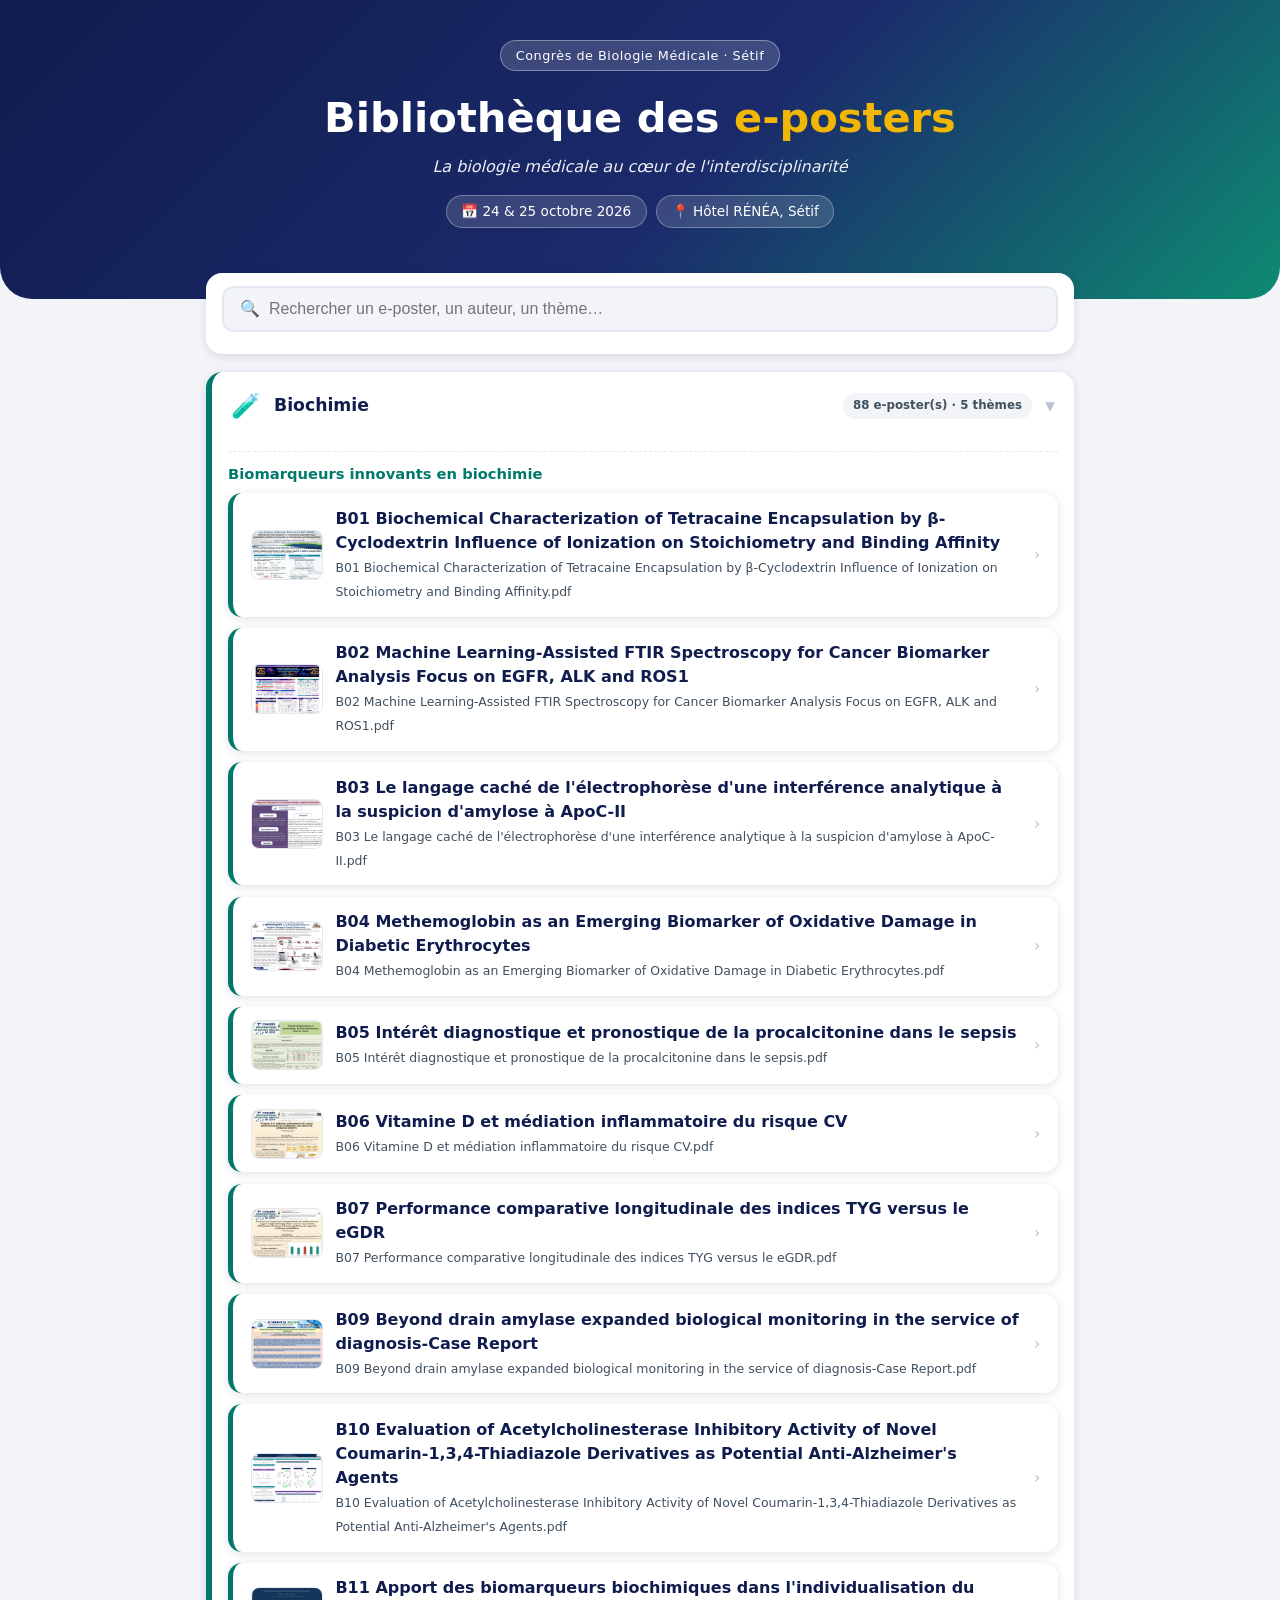
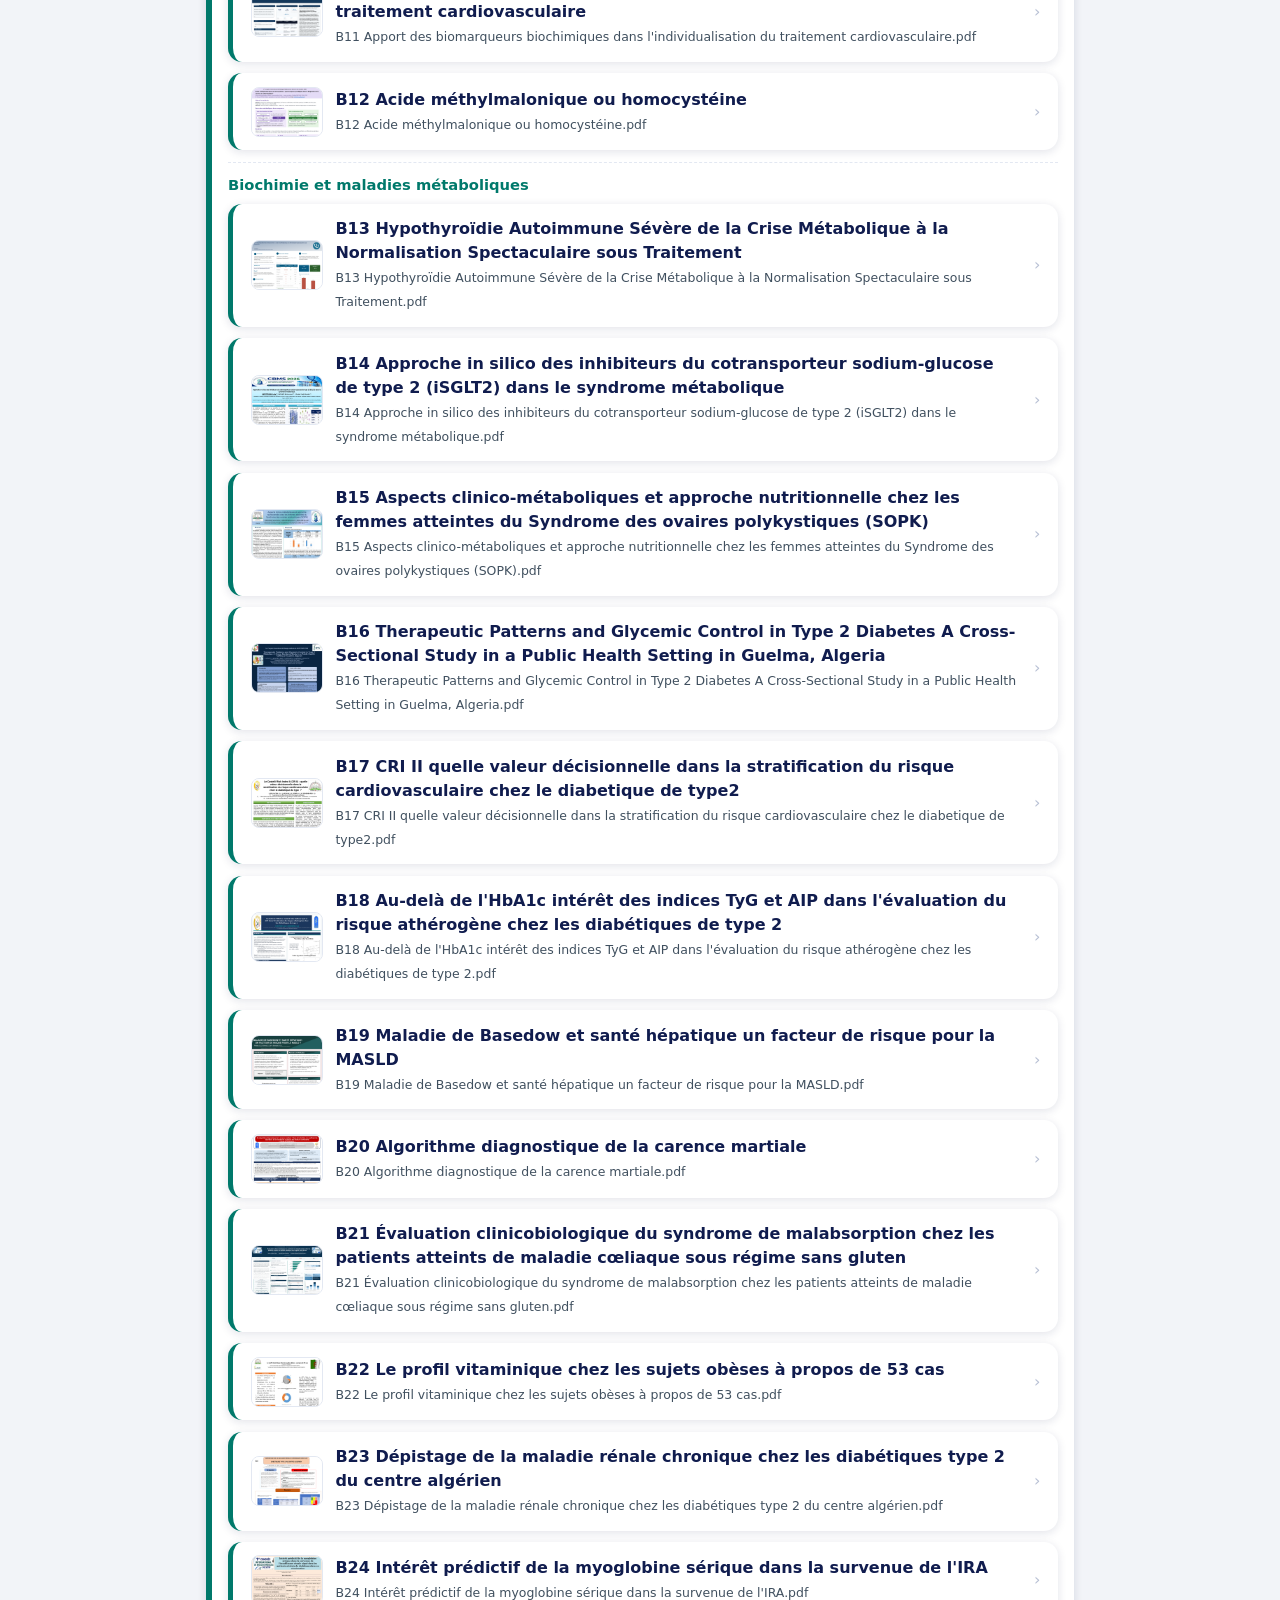
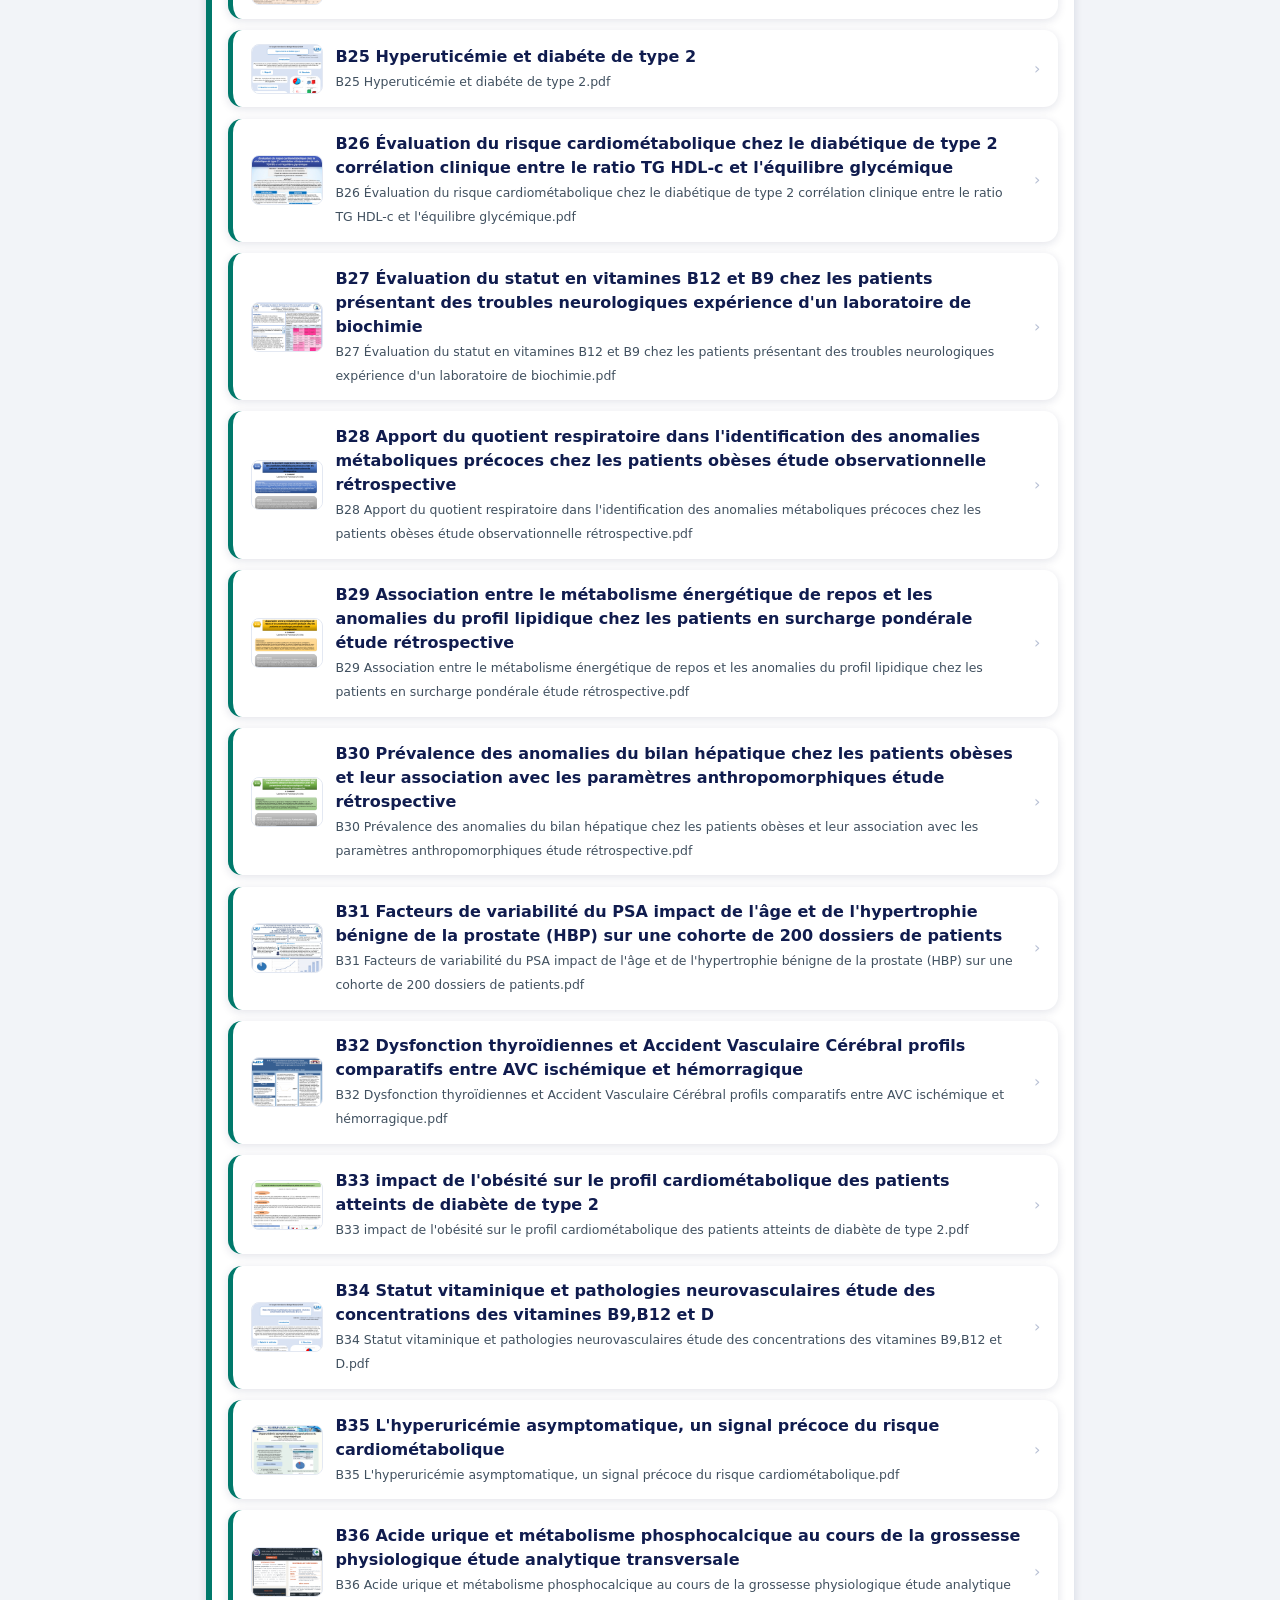
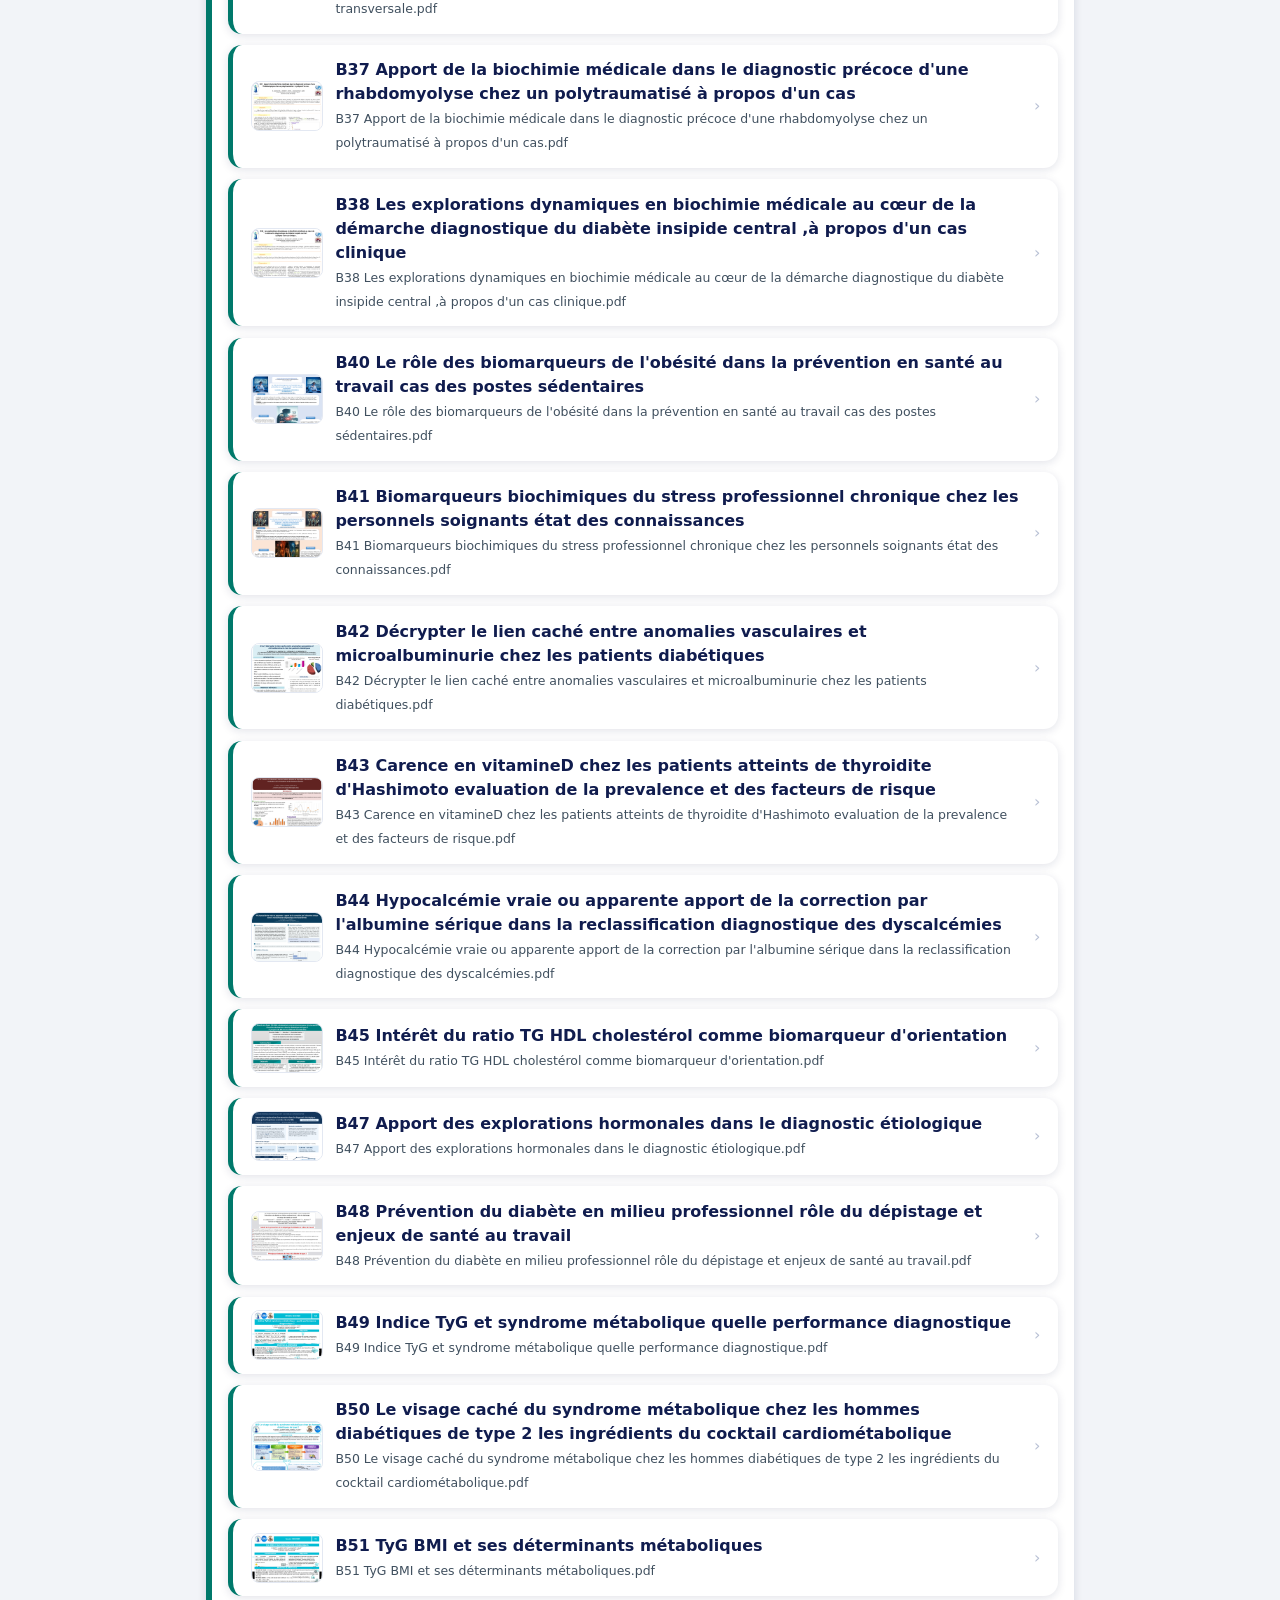
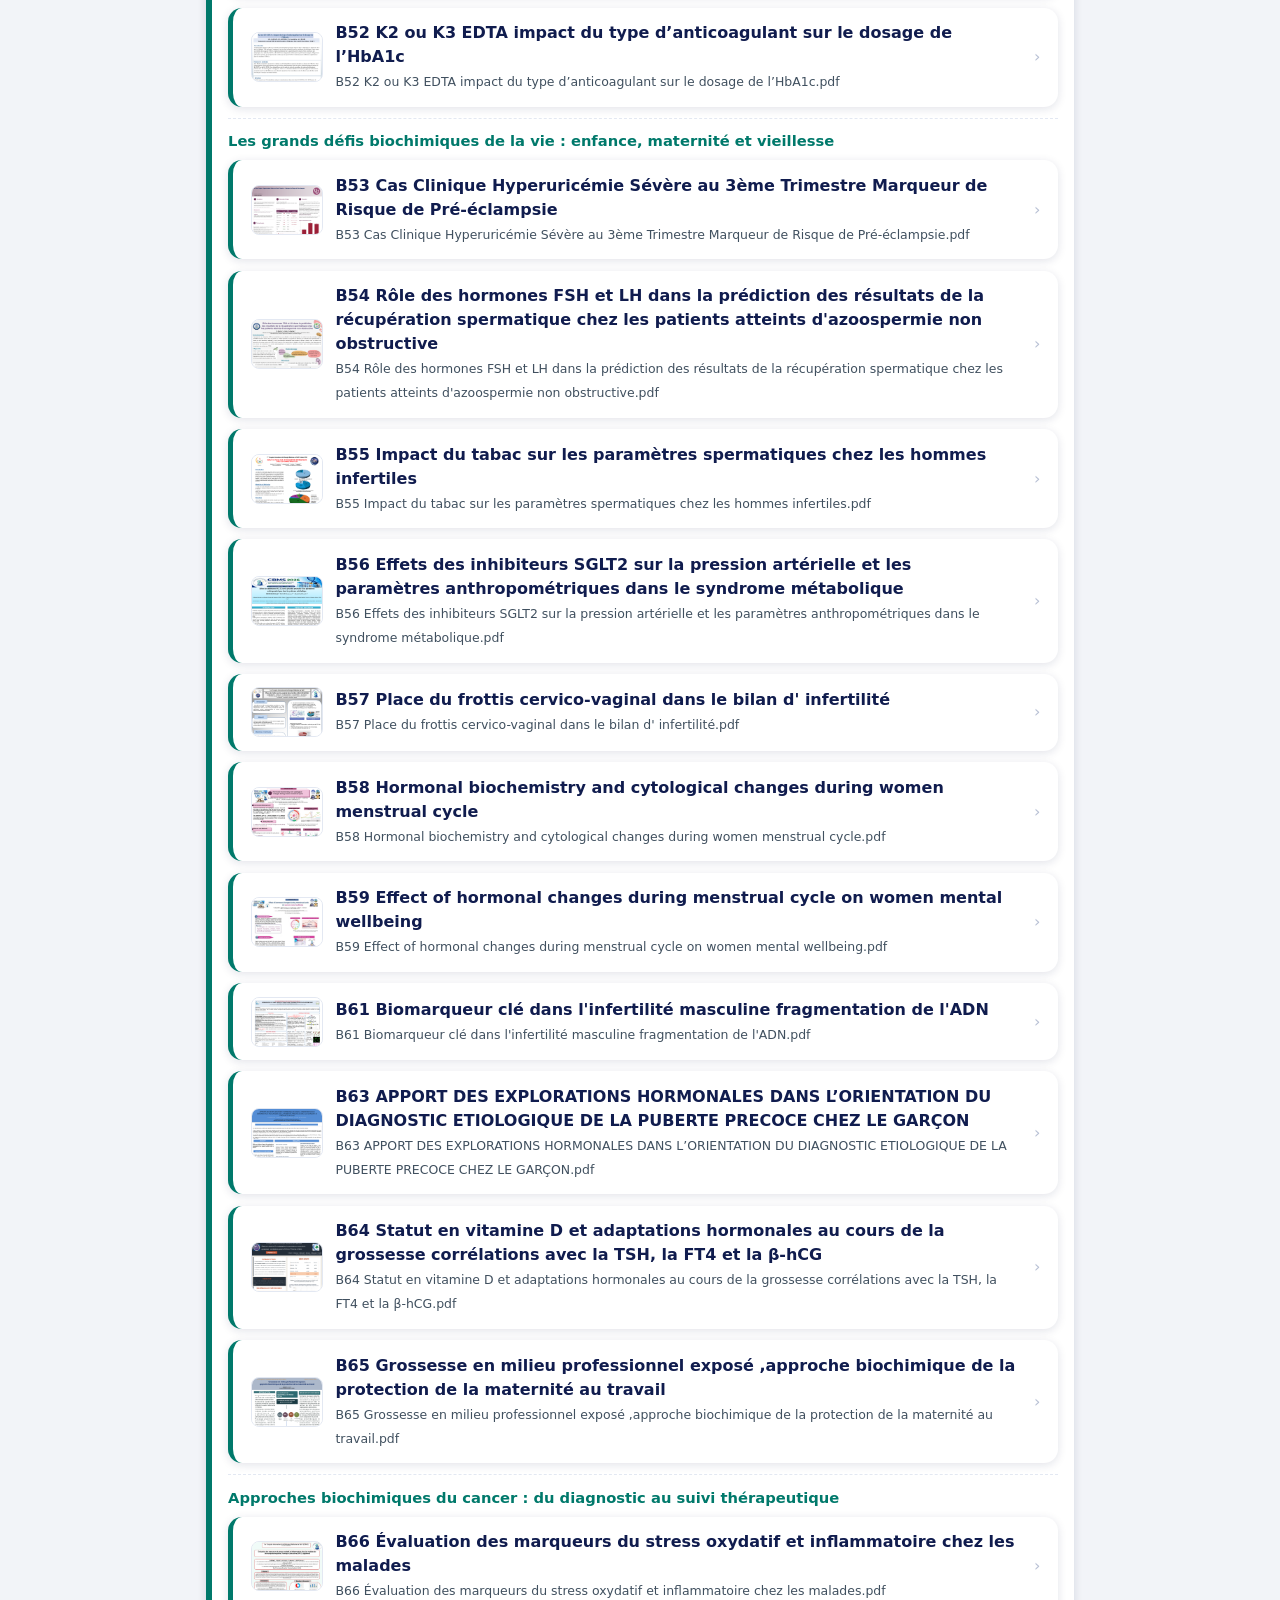
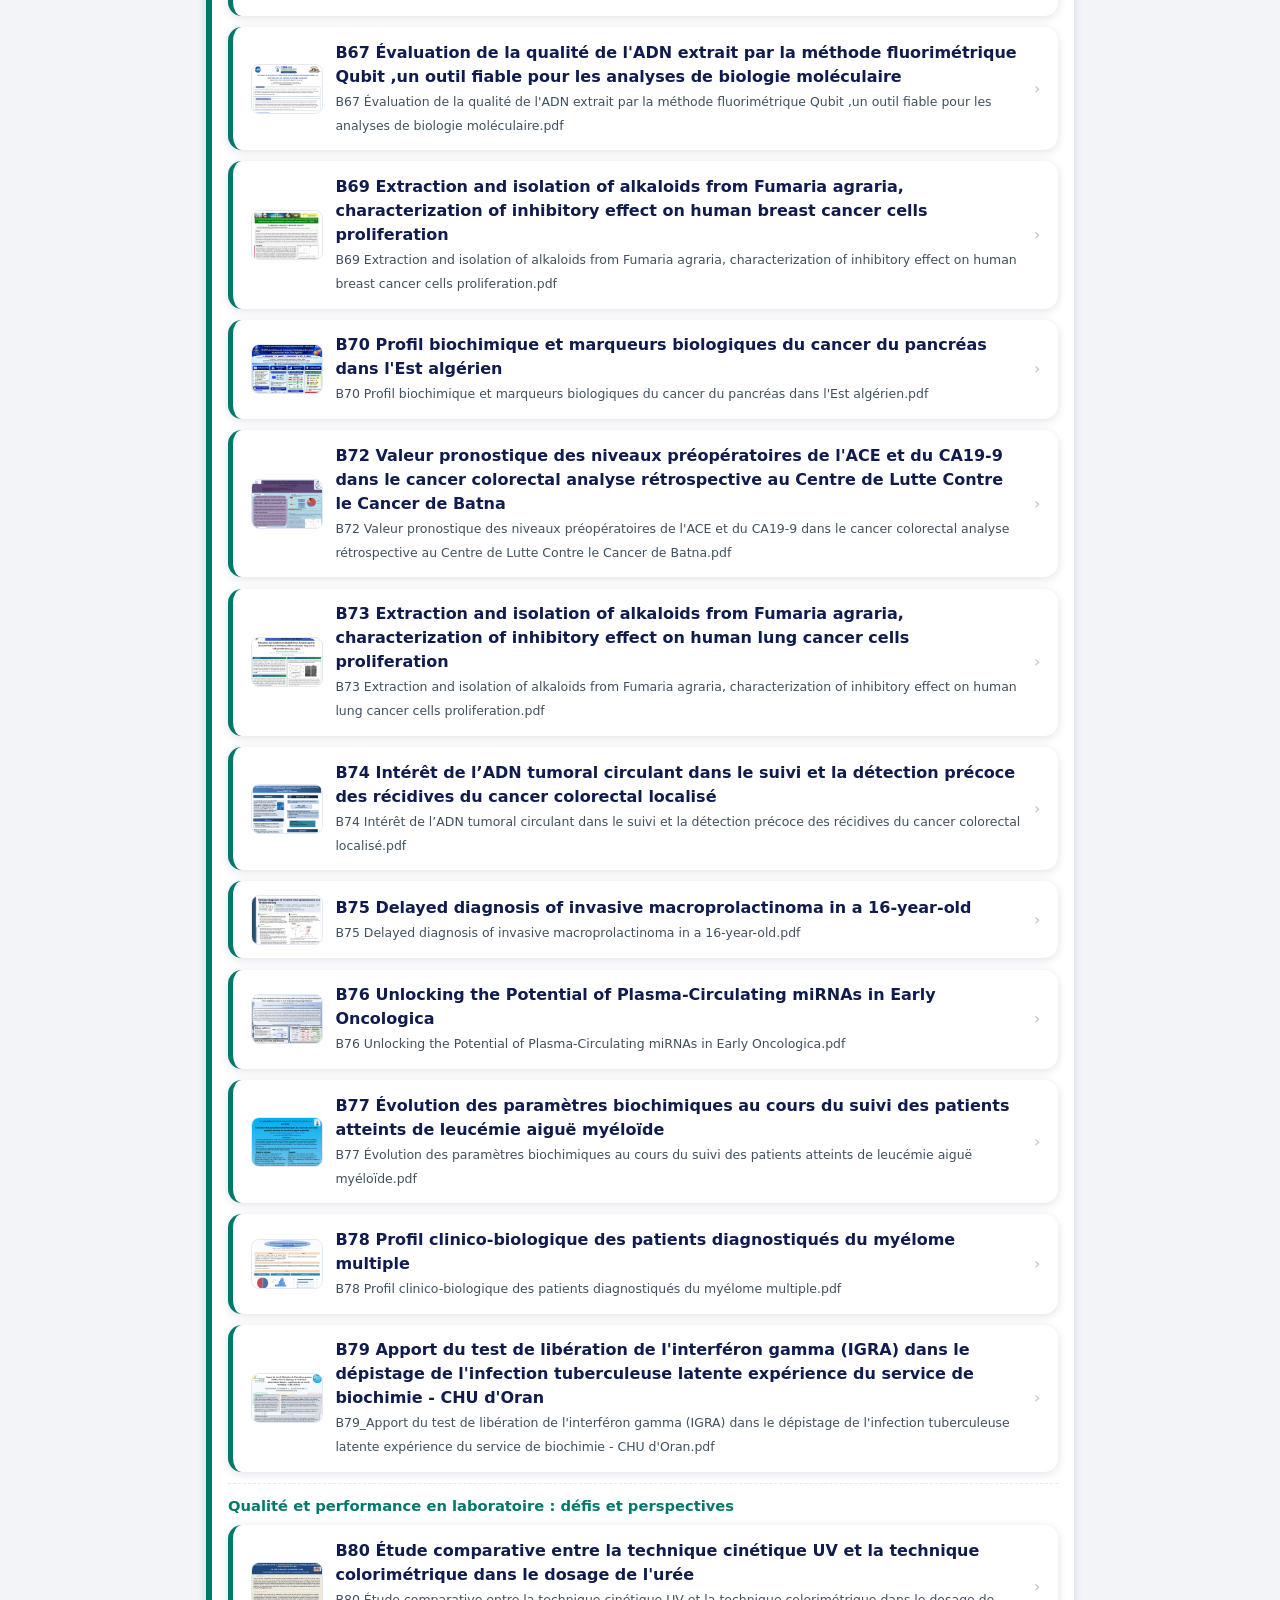
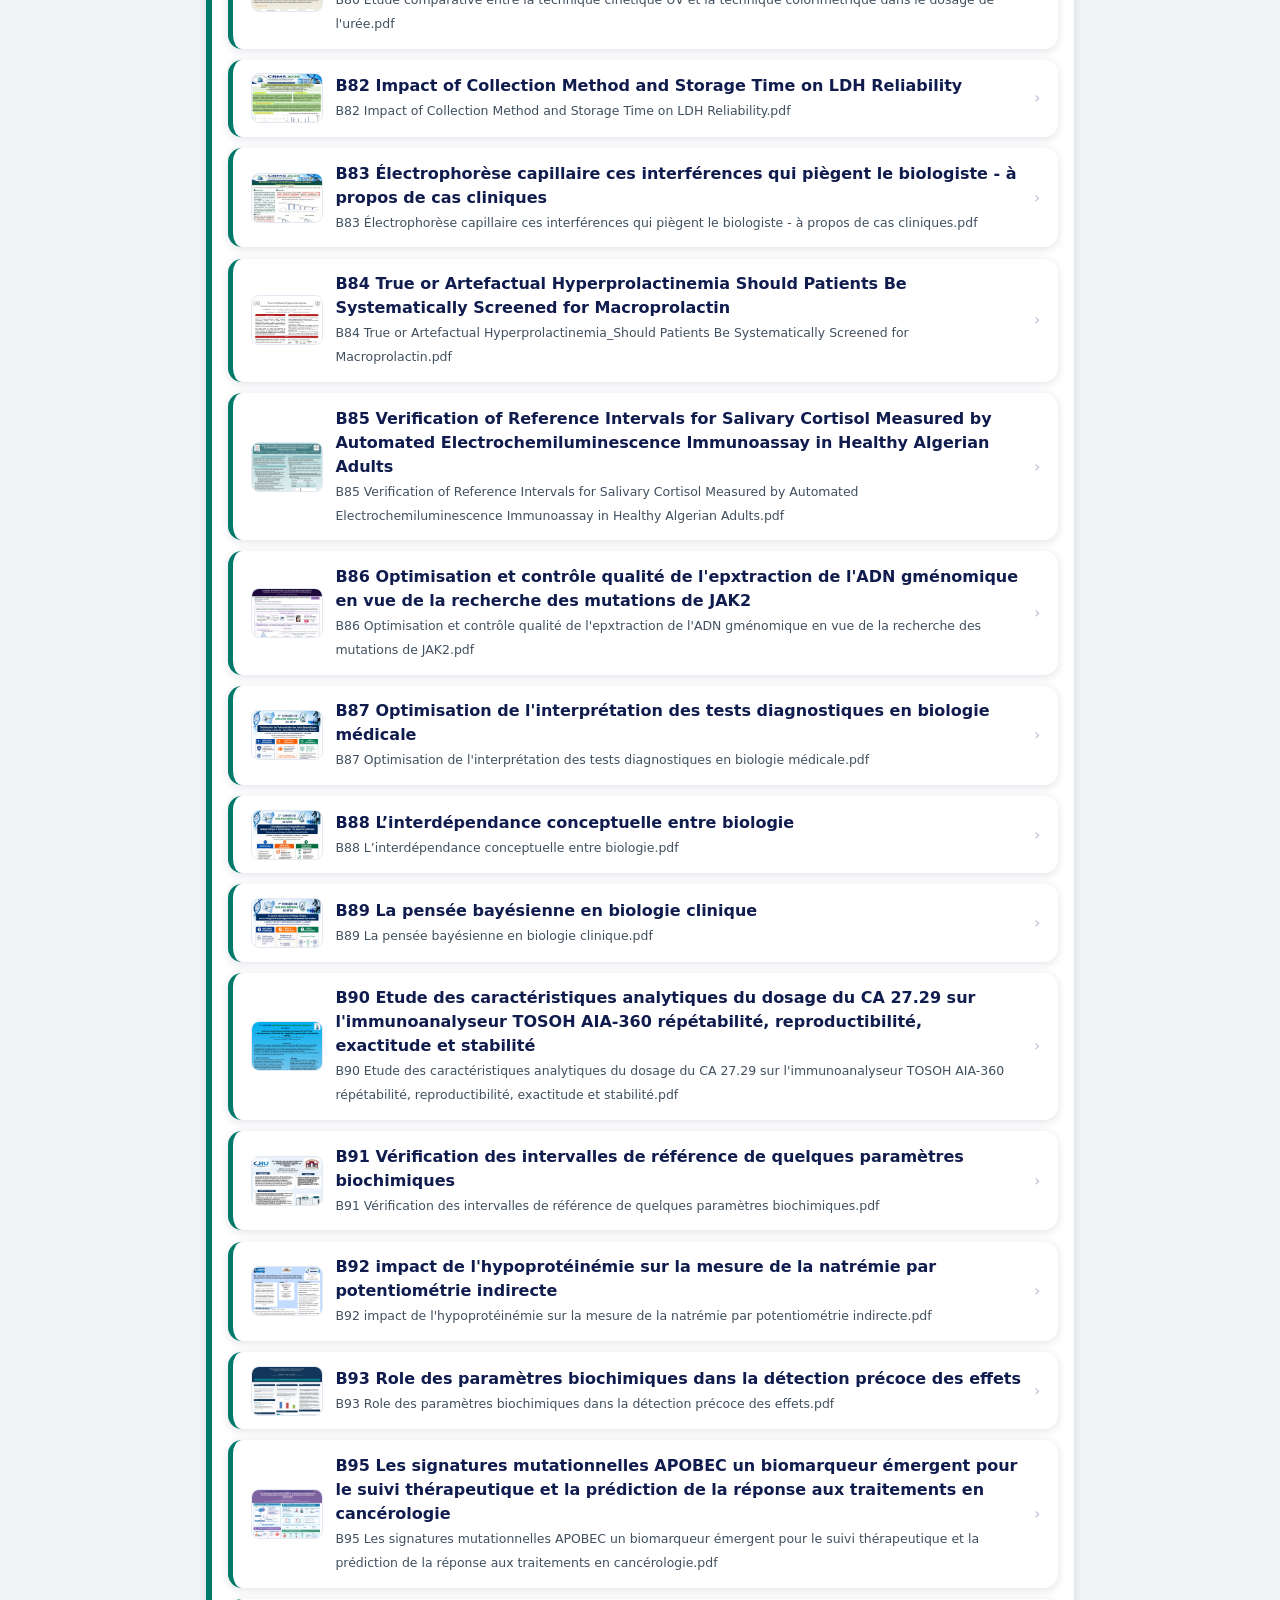
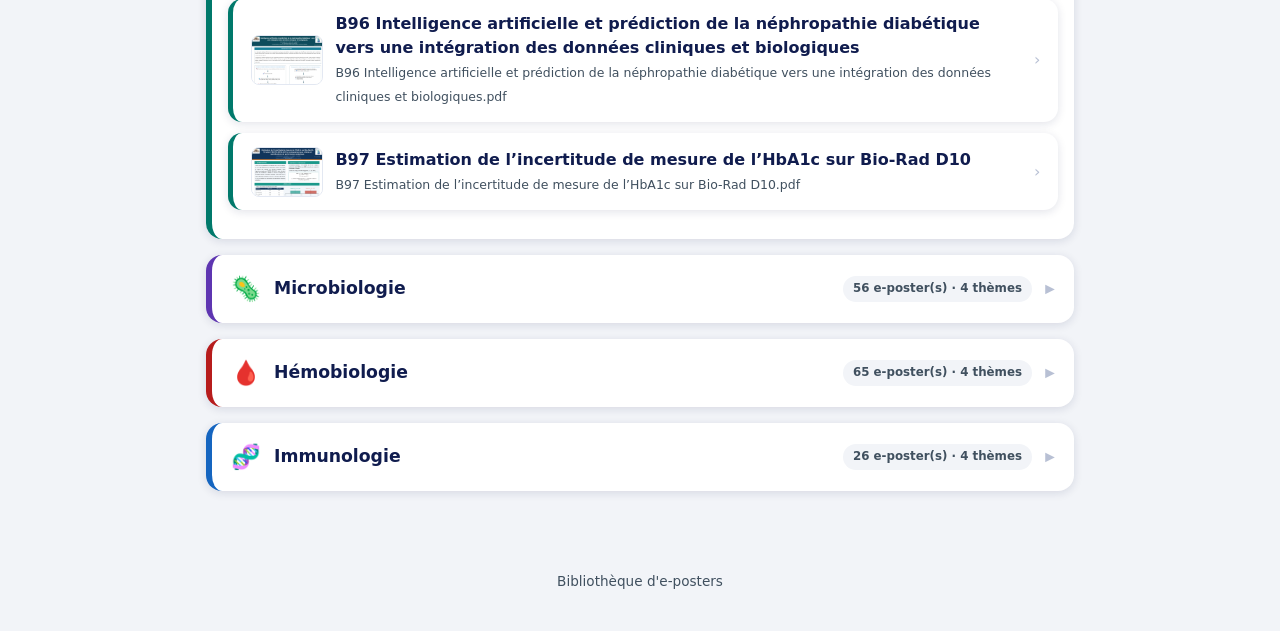
<file: index.html>
<!DOCTYPE html>
<html lang="fr">
<head>
  <meta charset="UTF-8">
  <meta name="viewport" content="width=device-width, initial-scale=1.0">
  <title>Bibliothèque des e-posters — Congrès de Biologie Médicale</title>
  <meta name="description" content="Bibliothèque en ligne des e-posters du congrès de biologie médicale : biochimie, microbiologie, hémobiologie, immunologie.">
  <link rel="stylesheet" href="css/style.css">
  <link rel="icon" href="data:image/svg+xml,<svg xmlns='http://www.w3.org/2000/svg' viewBox='0 0 100 100'><text y='.9em' font-size='90'>🧬</text></svg>">
</head>
<body>

  <header class="hero">
    <div class="hero__badge">Congrès de Biologie Médicale · Sétif</div>
    <h1 class="hero__titre">Bibliothèque des <span>e-posters</span></h1>
    <p class="hero__slogan">La biologie médicale au cœur de l'interdisciplinarité</p>
    <div class="hero__badges">
      <span class="badge">📅 24 &amp; 25 octobre 2026</span>
      <span class="badge">📍 Hôtel RÉNÉA, Sétif</span>
    </div>
    <div class="hero__actions" id="heroActions"></div>
  </header>

  <main class="conteneur">
    <!-- Recherche globale -->
    <section class="carte recherche">
      <input id="champRecherche" type="search"
             placeholder="🔍  Rechercher un e-poster, un auteur, un thème…"
             autocomplete="off">
      <div id="resultatsRecherche" class="resultats"></div>
    </section>

    <!-- Vue dynamique (accueil / spécialité / thème / lecteur) -->
    <section id="vue"></section>
  </main>

  <footer class="pied">
    <p>Bibliothèque d'e-posters </p>
  </footer>

  <script src="js/app.js"></script>
</body>
</html>
</file>
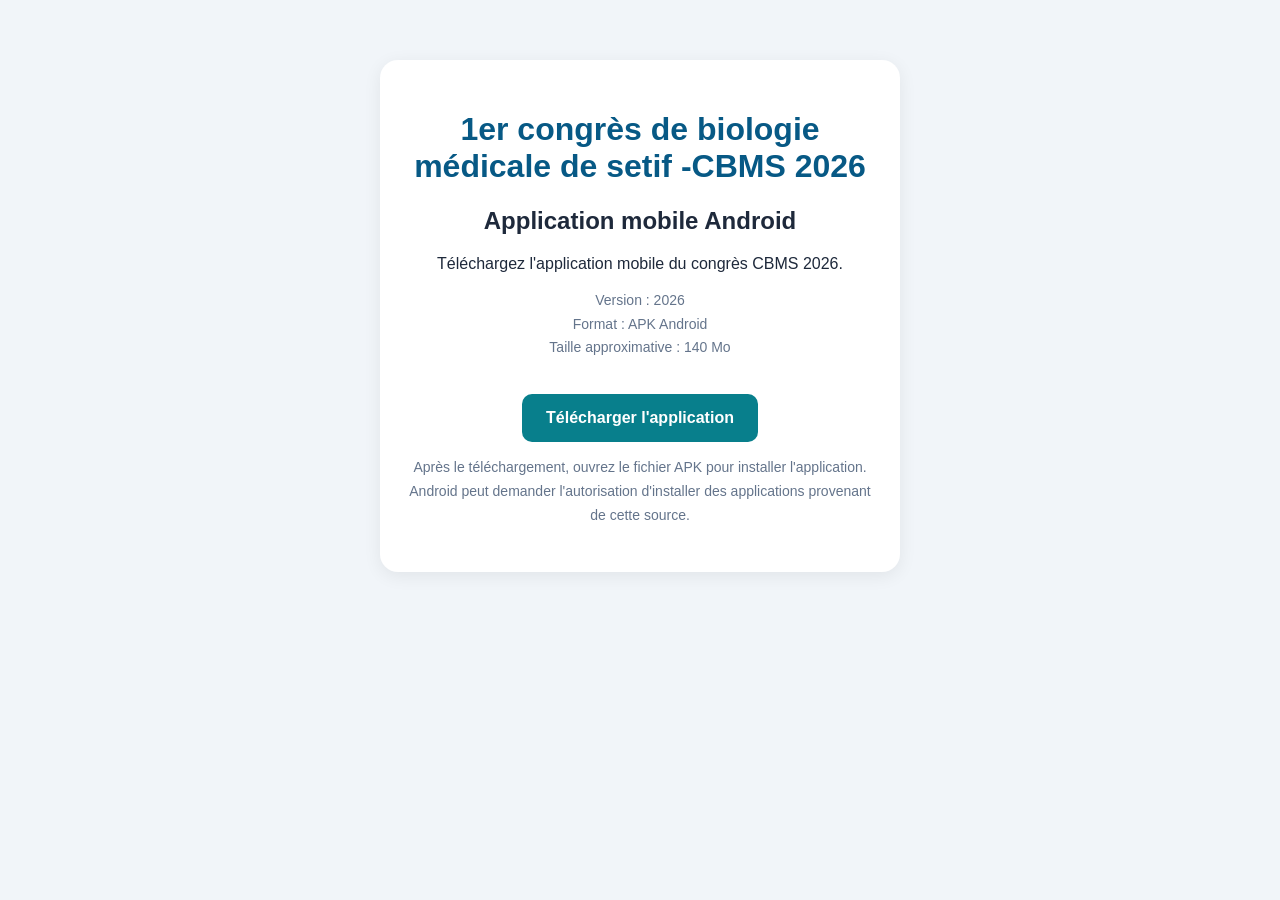
<file: application.html>
<!DOCTYPE html>
<html lang="fr">
<head>
  <meta charset="UTF-8">
  <meta name="viewport" content="width=device-width, initial-scale=1">
  <title>Application CBMS 2026</title>

  <style>
    body {
      font-family: Arial, sans-serif;
      text-align: center;
      background: #f1f5f9;
      color: #1e293b;
      margin: 0;
      padding: 30px 15px;
    }

    .card {
      max-width: 480px;
      margin: 30px auto;
      padding: 30px 20px;
      background: white;
      border-radius: 18px;
      box-shadow: 0 4px 18px #00000012;
    }

    h1 {
      color: #075985;
    }

    .button {
      display: inline-block;
      background: #087f8c;
      color: white;
      text-decoration: none;
      padding: 15px 24px;
      border-radius: 10px;
      font-weight: bold;
      margin-top: 20px;
    }

    .info {
      color: #64748b;
      font-size: 14px;
      line-height: 1.7;
    }
  </style>
</head>

<body>
  <div class="card">
    <h1>1er congrès de biologie médicale de setif -CBMS 2026</h1>
    <h2>Application mobile Android</h2>

    <p>
      Téléchargez l'application mobile du congrès
      CBMS 2026.
    </p>

    <p class="info">
      Version : 2026<br>
      Format : APK Android<br>
      Taille approximative : 140 Mo
    </p>

    <a class="button"
       href="https://drive.usercontent.google.com/download?id=1nMAZhUgLdmvUbZ6NNgQPVBSz_GF42yqe&export=download&authuser=0"
       target="_blank"
       rel="noopener">
       Télécharger l'application
    </a>

    <p class="info">
      Après le téléchargement, ouvrez le fichier APK
      pour installer l'application.
      Android peut demander l'autorisation d'installer
      des applications provenant de cette source.
    </p>
  </div>
</body>
</html>
</file>
<file: css/style.css>
:root {
  --bleu-congres: #1B2A6B;
  --bleu-fonce: #101C4E;
  --vert-congres: #0E8A72;
  --jaune-congres: #F2B705;
  --jaune-fonce: #C99403;
  --gris-clair: #F2F4F8;
  --gris-texte: #40505F;
  --blanc: #FFFFFF;
  --ombre: 0 2px 10px rgba(16, 28, 78, .12);
  --rayon: 16px;
}

* { box-sizing: border-box; margin: 0; padding: 0; }

body {
  font-family: "Segoe UI", system-ui, -apple-system, Roboto, sans-serif;
  background: var(--gris-clair);
  color: var(--bleu-fonce);
  line-height: 1.5;
}

/* ---------- Hero ---------- */
.hero {
  background: linear-gradient(135deg, var(--bleu-fonce) 0%, var(--bleu-congres) 55%, var(--vert-congres) 100%);
  color: var(--blanc);
  padding: 2.5rem 1.25rem 3rem;
  text-align: center;
  border-radius: 0 0 2rem 2rem;
}
.hero__badge {
  display: inline-block;
  background: rgba(255,255,255,.16);
  border: 1px solid rgba(255,255,255,.35);
  padding: .3rem .9rem;
  border-radius: 999px;
  font-size: .8rem;
  letter-spacing: .04em;
  margin-bottom: 1rem;
}
.hero__titre { font-size: clamp(1.6rem, 5vw, 2.6rem); font-weight: 800; }
.hero__titre span { color: var(--jaune-congres); }
.hero__slogan { opacity: .92; margin-top: .35rem; font-style: italic; }
.hero__badges { margin-top: 1rem; display: flex; gap: .6rem; justify-content: center; flex-wrap: wrap; }
.hero .badge {
  background: rgba(255,255,255,.14);
  border: 1px solid rgba(255,255,255,.3);
  padding: .35rem .9rem; border-radius: 999px; font-size: .85rem;
}
.hero__actions { margin-top: 1.4rem; display: flex; gap: .8rem; justify-content: center; flex-wrap: wrap; }

.bouton-programme {
  background: linear-gradient(135deg, var(--jaune-congres), var(--jaune-fonce));
  color: var(--bleu-fonce);
  font-weight: 700;
  border: none; border-radius: 999px;
  padding: .7rem 1.5rem; font-size: .95rem;
  cursor: pointer;
  box-shadow: var(--ombre);
  transition: transform .15s ease;
  text-decoration: none;
  display: inline-flex; align-items: center; gap: .4rem;
}
.bouton-programme:hover { transform: translateY(-2px); }

/* ---------- Conteneur / cartes ---------- */
.conteneur { max-width: 900px; margin: -1.6rem auto 0; padding: 0 1rem 2.5rem; }

.carte {
  background: var(--blanc);
  border-radius: var(--rayon);
  box-shadow: var(--ombre);
  padding: 1.1rem 1.2rem;
  margin-bottom: 1.1rem;
}

.carte-recherche, .recherche { padding: .8rem 1rem; }
#champRecherche {
  width: 100%;
  border: 2px solid #E3E8F2;
  border-radius: 12px;
  padding: .75rem 1rem;
  font-size: 1rem;
  outline: none;
  background: var(--gris-clair);
}
#champRecherche:focus { border-color: var(--vert-congres); background: var(--blanc); }
.resultats { margin-top: .6rem; }
.resultat {
  display: flex; align-items: center; gap: .7rem;
  padding: .6rem .4rem;
  border-top: 1px solid #EEF1F7;
  text-decoration: none; color: inherit;
}
.resultat:hover { background: var(--gris-clair); border-radius: 8px; }
.resultat__puce { font-size: 1.3rem; }
.resultat__titre { font-weight: 600; }
.resultat__meta { font-size: .8rem; color: var(--gris-texte); }
.resultat__code {
  margin-left: auto;
  font-size: .75rem; font-weight: 700;
  padding: .15rem .55rem; border-radius: 999px;
  background: var(--gris-clair); color: var(--gris-texte);
  white-space: nowrap;
}
.pastille {
  display: inline-block; width: .7rem; height: .7rem;
  border-radius: 50%; margin-right: .35rem;
}

/* ---------- Titres de section ---------- */
.titre-section {
  font-size: 1.25rem; margin: 1.4rem 0 .8rem;
  display: flex; align-items: center; gap: .5rem;
}
.fil-ariane {
  display: flex; gap: .45rem; align-items: center;
  font-size: .85rem; color: var(--gris-texte);
  margin: .8rem 0;
  flex-wrap: wrap;
}
.fil-ariane a { color: var(--vert-congres); text-decoration: none; font-weight: 600; }
.fil-ariane a:hover { text-decoration: underline; }

/* ---------- Grille spécialités / thèmes ---------- */
.grille {
  display: grid;
  gap: .9rem;
  grid-template-columns: repeat(auto-fill, minmax(240px, 1fr));
}
.grille--themes { grid-template-columns: 1fr; }

.carte-lien {
  display: flex; align-items: center; gap: .9rem;
  background: var(--blanc);
  border-radius: var(--rayon);
  box-shadow: var(--ombre);
  padding: 1rem 1.2rem;
  text-decoration: none; color: inherit;
  border-left: 6px solid var(--couleur, var(--vert-congres));
  transition: transform .15s ease;
}
.carte-lien:hover { transform: translateY(-3px); }
.carte-lien__icone {
  width: 46px; height: 46px; flex: 0 0 46px;
  border-radius: 12px;
  display: grid; place-items: center;
  font-size: 1.5rem;
  background: color-mix(in srgb, var(--couleur, #0E8A72) 14%, white);
}
.carte-lien__titre { font-weight: 700; }
.carte-lien__sous-titre { font-size: .82rem; color: var(--gris-texte); }
.carte-lien__fleche { margin-left: auto; color: #B8C0D4; font-size: 1.2rem; }

/* ---------- Liste d'e-posters ---------- */
.poster {
  display: flex; align-items: center; gap: .8rem;
  background: var(--blanc);
  border-radius: 14px;
  box-shadow: var(--ombre);
  padding: .85rem 1.1rem;
  margin-bottom: .7rem;
  text-decoration: none; color: inherit;
  border-left: 5px solid var(--couleur, var(--vert-congres));
  transition: transform .15s ease;
}
.poster:hover { transform: translateX(4px); }
.poster__icone { font-size: 1.5rem; }
.poster__img {
  width: 72px; height: 50px; flex: 0 0 72px;
  object-fit: cover; object-position: top;
  border-radius: 8px;
  border: 1px solid #E3E8F2;
  background: var(--blanc);
}
.poster__titre { font-weight: 600; word-break: break-word; }
.poster__meta { font-size: .78rem; color: var(--gris-texte); }
.poster__fleche { margin-left: auto; color: #B8C0D4; }

/* ---------- Lecteur PDF ---------- */
.lecteur__barre {
  display: flex; gap: .6rem; align-items: center;
  margin-bottom: .8rem; flex-wrap: wrap;
}
.btn {
  border: none; border-radius: 10px;
  padding: .55rem 1rem; font-size: .9rem; font-weight: 600;
  cursor: pointer; text-decoration: none;
  display: inline-flex; align-items: center; gap: .35rem;
  background: var(--bleu-congres); color: var(--blanc);
}
.btn--or { background: linear-gradient(135deg, var(--jaune-congres), var(--jaune-fonce)); color: var(--bleu-fonce); }
.btn--gris { background: #E8ECF5; color: var(--bleu-fonce); }
.lecteur__cadre {
  background: #4A5568;
  border-radius: var(--rayon);
  overflow: hidden;
  box-shadow: var(--ombre);
}
.lecteur__cadre embed, .lecteur__cadre iframe {
  display: block; width: 100%; height: min(78vh, 900px); border: 0;
}

/* ---------- Divers ---------- */
.vide {
  text-align: center; color: var(--gris-texte);
  padding: 1.6rem 1rem; font-style: italic;
}
.pied {
  text-align: center; color: var(--gris-texte);
  font-size: .85rem; padding: 1.5rem 1rem 2.5rem;
}
.pied__discret { opacity: .7; margin-top: .3rem; }
.pied code {
  background: #E8ECF5; border-radius: 6px; padding: .1rem .4rem;
}
.retour {
  display: inline-flex; align-items: center; gap: .3rem;
  color: var(--vert-congres); text-decoration: none; font-weight: 600;
  margin: .8rem 0;
}
.retour:hover { text-decoration: underline; }

@media (max-width: 520px) {
  .hero { padding: 2rem 1rem 2.6rem; }
  .poster__fleche { display: none; }
}


/* ---------- Accueil arborescent : spécialités > thèmes > e-posters ---------- */
.spec {
  background: var(--blanc);
  border-radius: var(--rayon);
  box-shadow: var(--ombre);
  margin-bottom: 1rem;
  overflow: hidden;
  border-left: 6px solid var(--couleur, var(--vert-congres));
}
.spec__tete {
  display: flex; align-items: center; gap: .8rem;
  padding: 1rem 1.2rem;
  cursor: pointer;
  list-style: none;
  font-weight: 800;
  font-size: 1.08rem;
  -webkit-tap-highlight-color: transparent;
}
.spec__tete::-webkit-details-marker { display: none; }
.spec__tete::after {
  content: "▾"; margin-left: auto;
  color: #B8C0D4; font-size: 1.2rem;
  transition: transform .2s ease;
}
.spec:not([open]) .spec__tete::after { transform: rotate(-90deg); }
.spec__icone { font-size: 1.5rem; }
.spec__titre { flex: 1; }
.spec__nb {
  font-size: .74rem; font-weight: 600; color: var(--gris-texte);
  background: var(--gris-clair); border-radius: 999px;
  padding: .25rem .65rem; white-space: nowrap;
}
.spec__corps { padding: 0 1rem 1.1rem; }

.theme-bloc { margin-bottom: .4rem; }
.theme-bloc__titre {
  font-size: .92rem; font-weight: 700;
  color: var(--couleur, var(--vert-congres));
  margin: .7rem 0 .5rem; padding-top: .7rem;
  border-top: 1px dashed #E3E8F2;
}
.theme-bloc .vide { padding: .5rem 0 .7rem; text-align: left; font-size: .85rem; }
</file>
